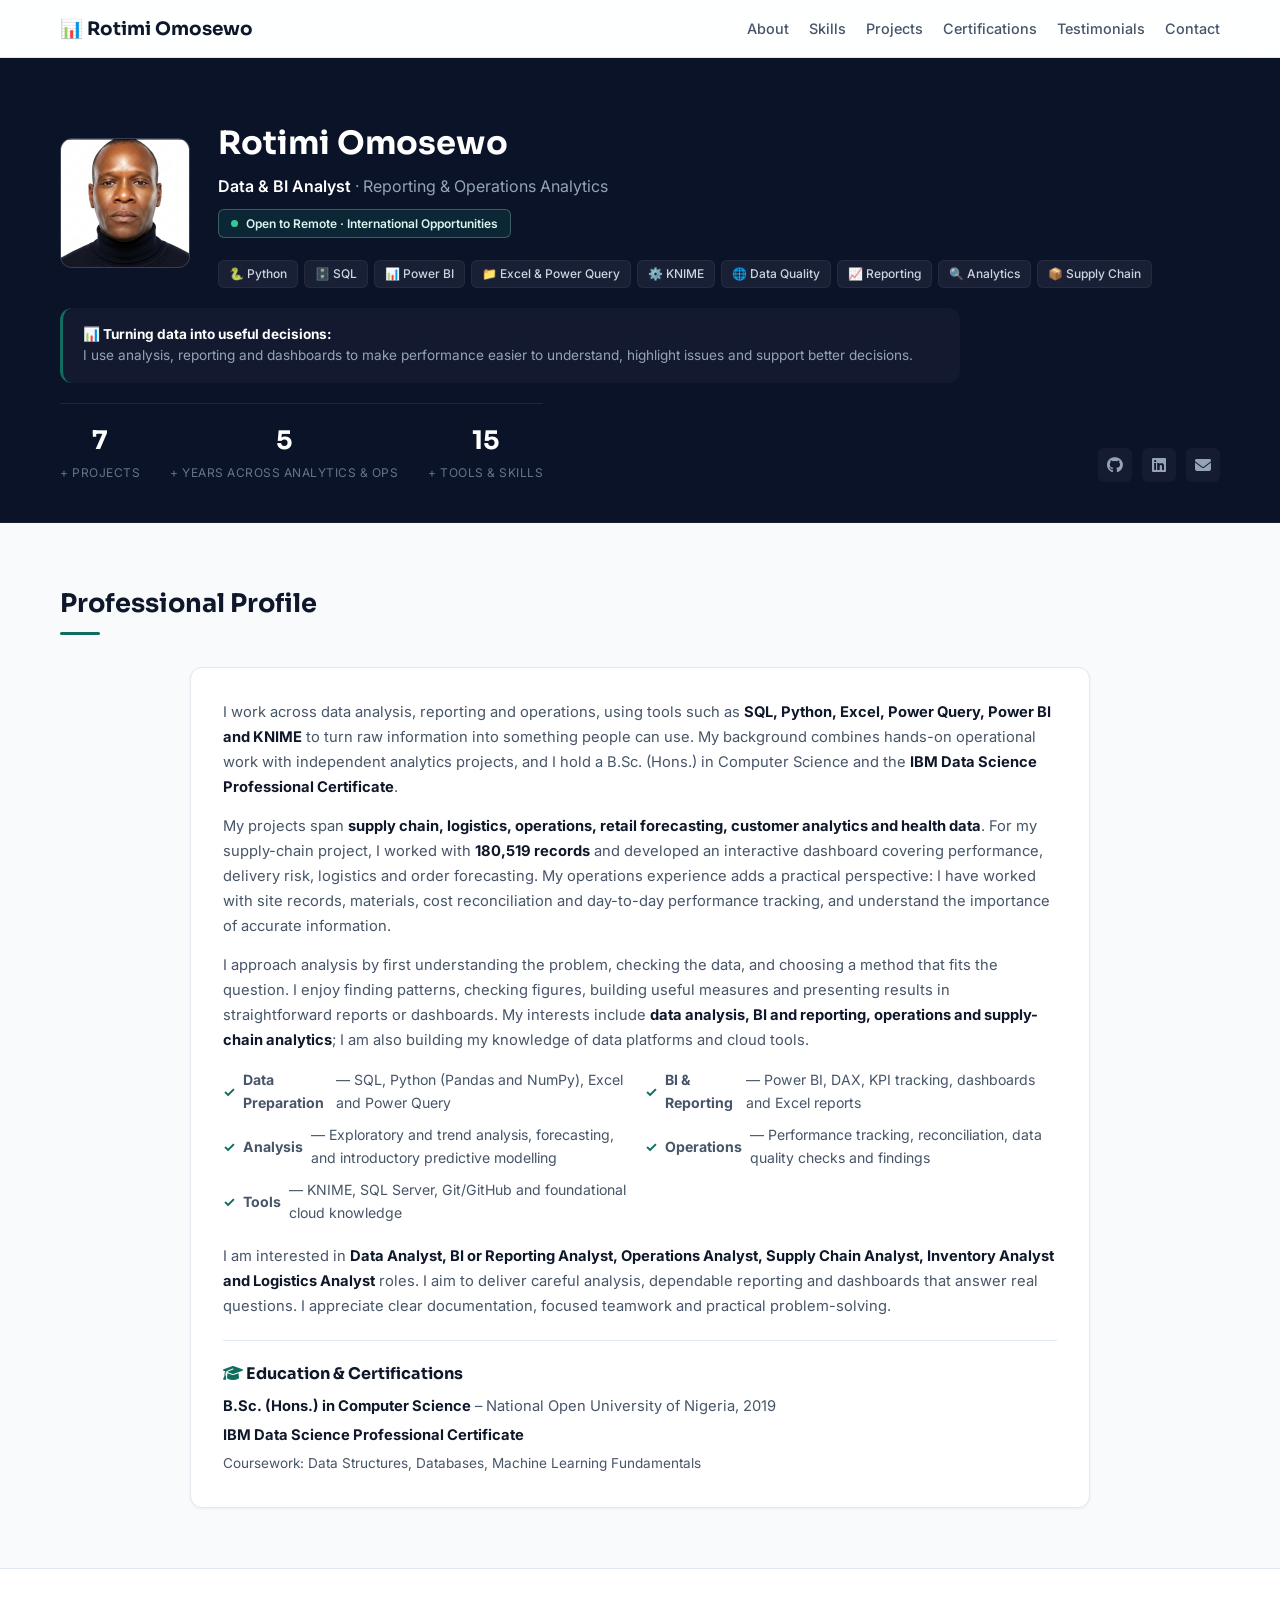
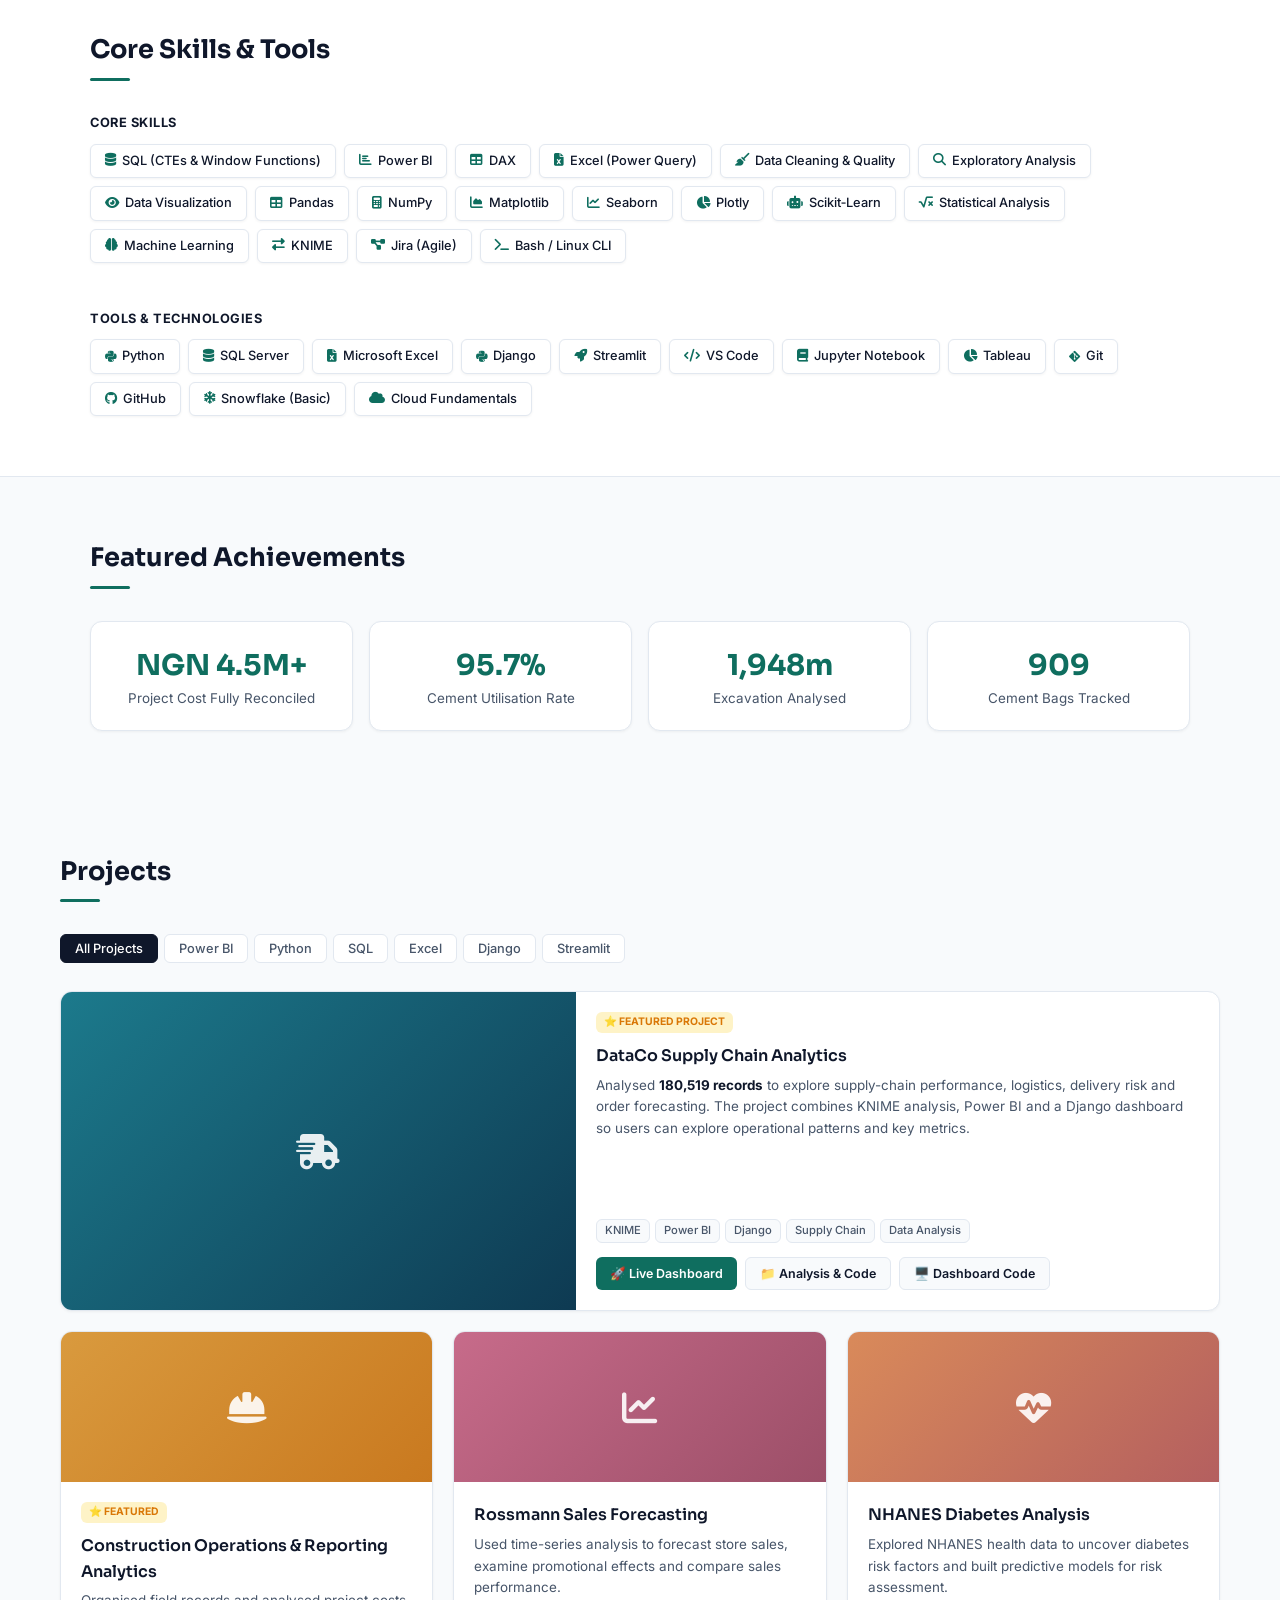
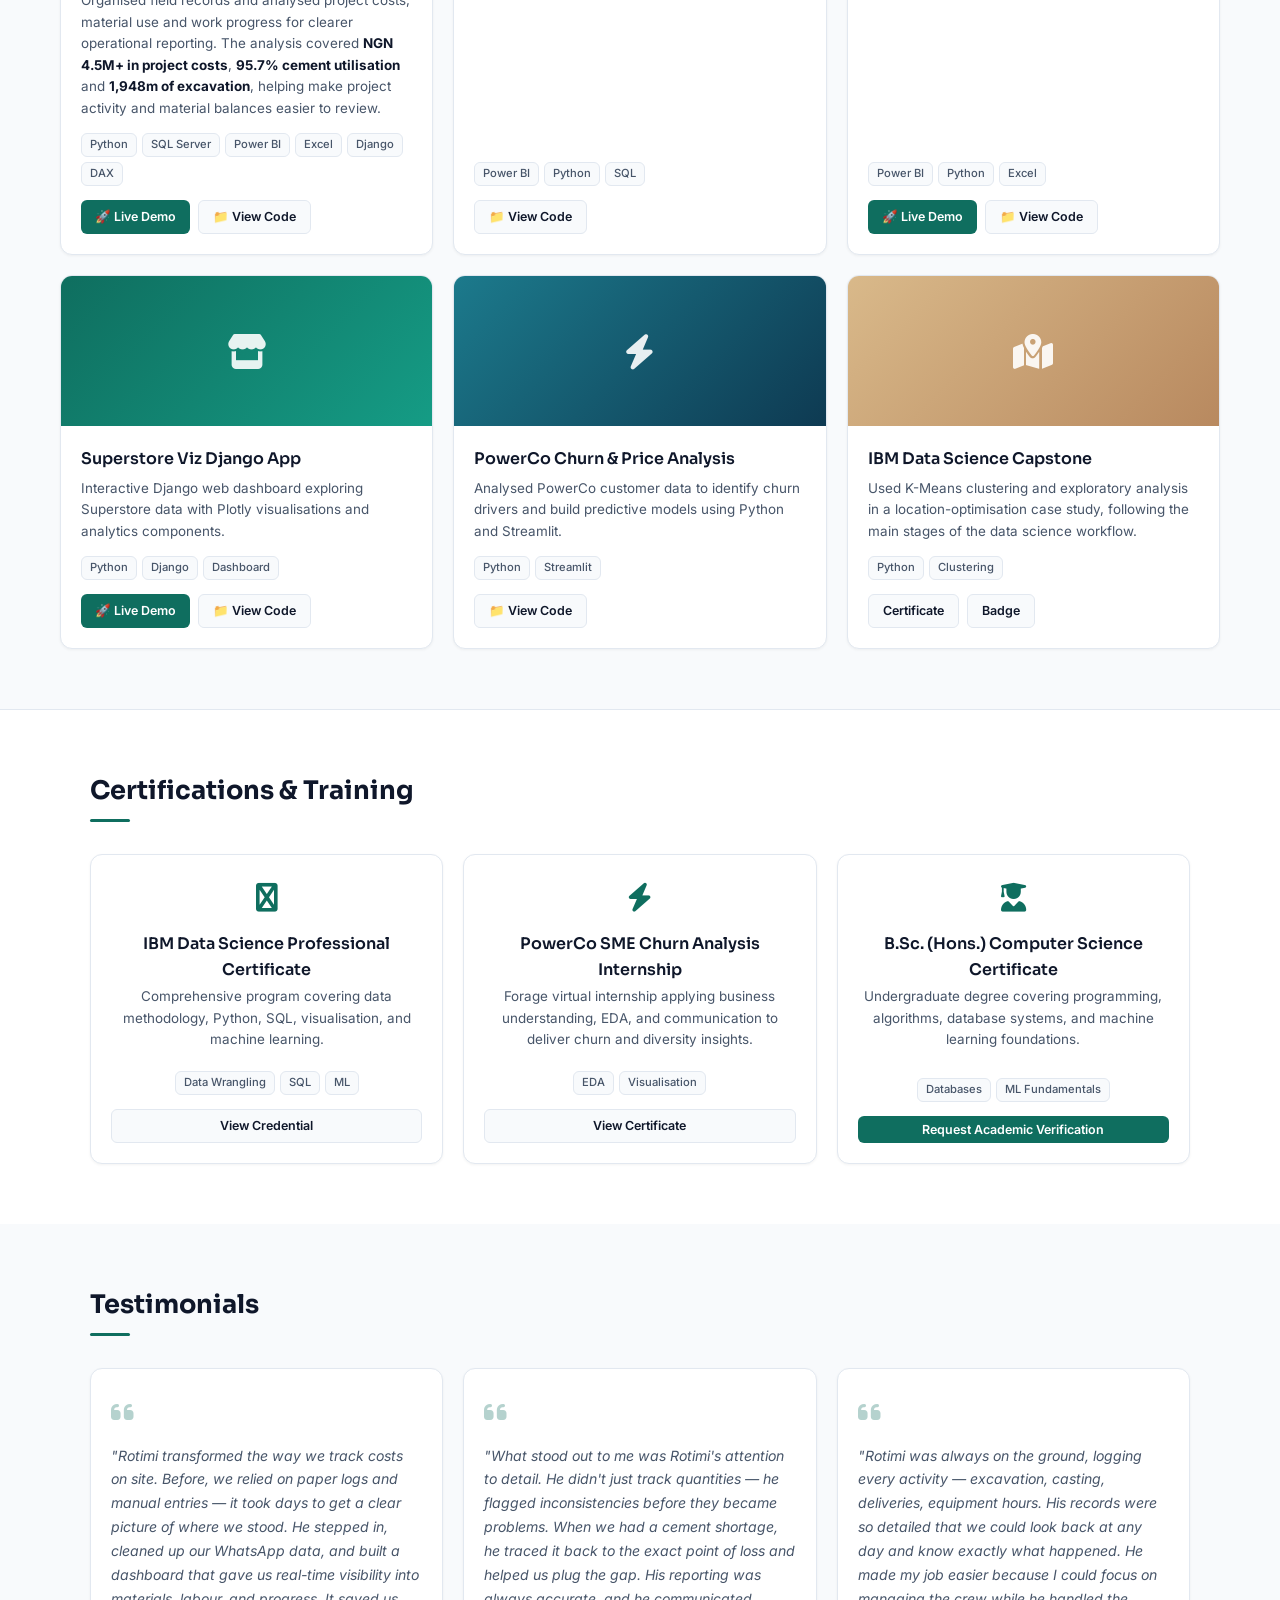
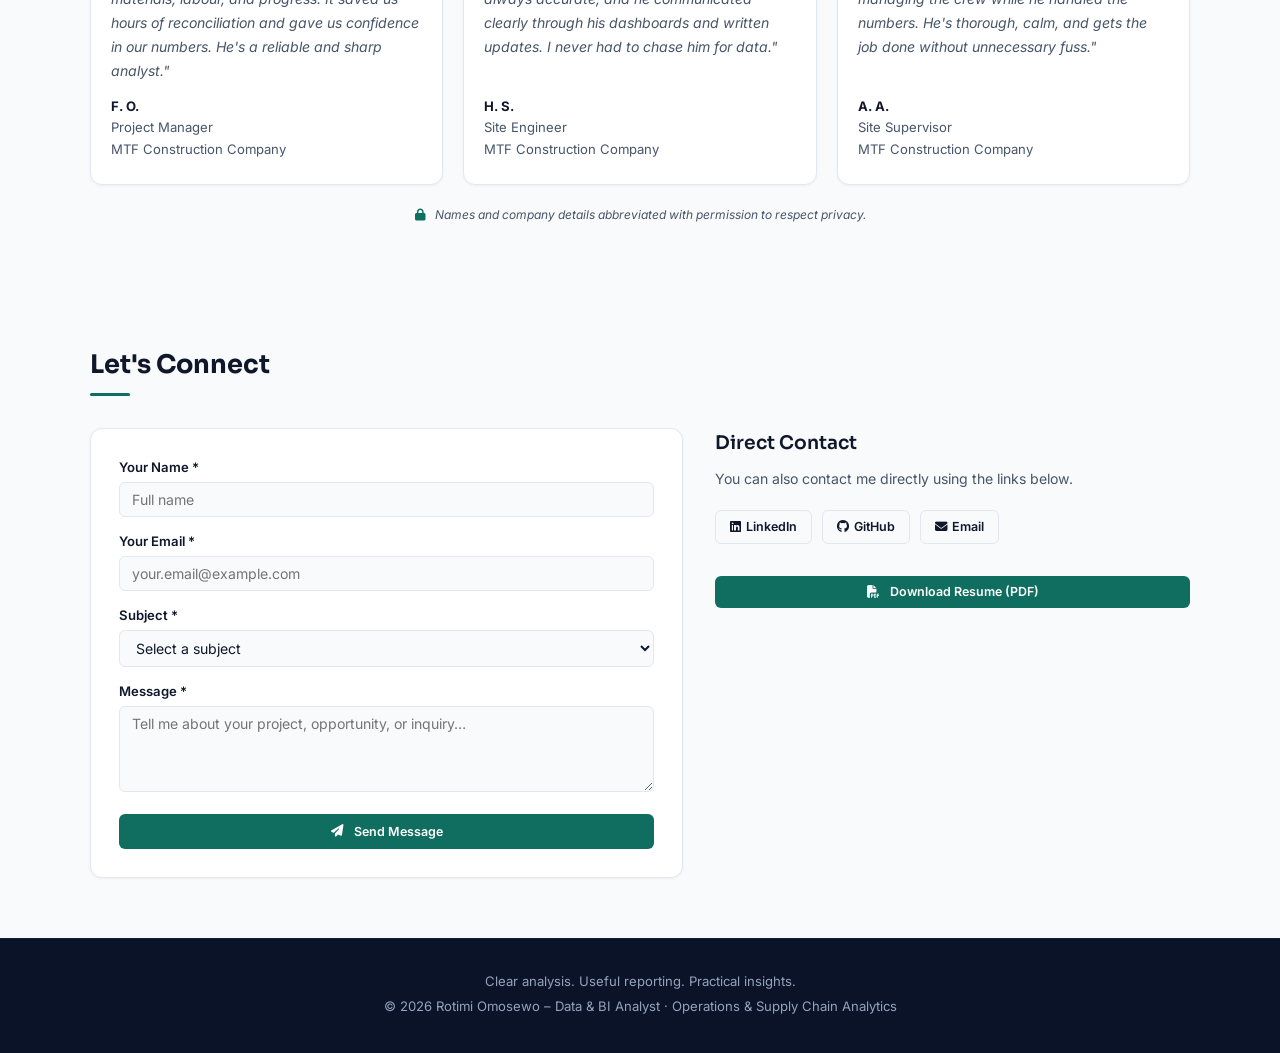
<file: index.html>
<!DOCTYPE html>
<html lang="en">
<head>
    <meta charset="UTF-8" />
    <meta name="viewport" content="width=device-width, initial-scale=1.0" />

    <!-- SEO Meta Tags -->
    <title>Rotimi Omosewo | Data & BI Analyst | Operations Analytics | Power BI, SQL, Python Portfolio</title>
    <meta name="description" content="Data & BI Analyst focused on reporting, business intelligence, operations and supply chain analytics. Practical projects using Power BI, SQL, Python, Excel and KNIME." />
    <meta name="keywords" content="Data Analyst, BI Analyst, Reporting Analyst, Operations Analyst, Supply Chain Analyst, Power BI, SQL, Python, Excel, KNIME, Data Quality, Forecasting, Analytics Portfolio, Rotimi Omosewo" />
    <meta name="author" content="Rotimi Omosewo" />

    <!-- Open Graph -->
    <meta property="og:title" content="Rotimi Omosewo | Data & BI Analyst | Operations Analytics | Power BI, SQL, Python Portfolio" />
    <meta property="og:description" content="Data & BI Analyst delivering practical reporting, dashboards and analysis across operations, supply chain and business datasets using Power BI, SQL, Python, Excel and KNIME." />
    <meta property="og:type" content="website" />
    <meta property="og:url" content="https://rotimi2020.github.io" />

    <!-- Twitter Card -->
    <meta name="twitter:card" content="summary_large_image" />
    <meta name="twitter:title" content="Rotimi Omosewo | Data & BI Analyst | Operations Analytics | Power BI, SQL, Python Portfolio" />
    <meta name="twitter:description" content="Data & BI Analyst with hands-on operations experience, building analysis, dashboards and reporting with SQL, Python, Power BI and Excel." />

    <link rel="icon" href="data:image/svg+xml,<svg xmlns='http://www.w3.org/2000/svg' viewBox='0 0 100 100'><text y='.9em' font-size='90'>📊</text></svg>" />
    <link rel="preconnect" href="https://fonts.googleapis.com">
    <link rel="preconnect" href="https://fonts.gstatic.com" crossorigin>
    <link href="https://fonts.googleapis.com/css2?family=Sora:wght@500;600;700&family=Inter:wght@400;500;600&display=swap" rel="stylesheet">
    <link rel="stylesheet" href="https://cdnjs.cloudflare.com/ajax/libs/font-awesome/6.4.0/css/all.min.css" />

    <style>
        /* ===== RESET & BASE ===== */
        * {
            margin: 0;
            padding: 0;
            box-sizing: border-box;
            font-family: 'Inter', sans-serif;
        }

        :root {
            --bg-base: #f8fafc;
            --bg-surface: #ffffff;
            --text-main: #0f172a;
            --text-muted: #475569;
            --primary: #0f172a;
            --accent: #0f6e5f;
            --accent-hover: #0c5849;
            --border: #e2e8f0;
            --shadow-sm: 0 1px 3px rgba(0,0,0,0.05);
            --shadow-md: 0 4px 6px -1px rgba(0,0,0,0.05), 0 2px 4px -1px rgba(0,0,0,0.03);
            --shadow-lg: 0 10px 25px -5px rgba(0, 0, 0, 0.05), 0 8px 10px -6px rgba(0, 0, 0, 0.03);
            --radius-sm: 6px;
            --radius-md: 12px;
            --radius-lg: 16px;
        }

        html { scroll-behavior: smooth; }

        h1, h2, h3, .nav-logo, .kpi-number, .project-title, .cert-title, .section-title {
            font-family: 'Sora', sans-serif;
            color: var(--text-main);
        }

        body {
            background-color: var(--bg-base);
            color: var(--text-muted);
            line-height: 1.6;
            -webkit-font-smoothing: antialiased;
        }

        .container { max-width: 1200px; margin: 0 auto; padding: 0 20px; }

        #scrollProgress {
            position: fixed; top: 0; left: 0; height: 3px; width: 0%;
            background: linear-gradient(90deg, var(--accent), #159c85);
            z-index: 1100; transition: width 0.1s ease-out;
        }

        nav {
            position: sticky; top: 0; z-index: 999;
            background: rgba(255, 255, 255, 0.85);
            backdrop-filter: blur(16px);
            border-bottom: 1px solid var(--border);
            padding: 14px 0;
        }

        nav .container {
            display: flex;
            align-items: center;
            justify-content: space-between;
            flex-wrap: wrap;
            gap: 10px;
        }

        .nav-logo {
            font-weight: 700;
            font-size: 1.15rem;
            color: var(--text-main);
            text-decoration: none;
            display: flex;
            align-items: center;
            gap: 8px;
        }

        .nav-links {
            display: flex;
            gap: 20px;
            flex-wrap: wrap;
        }

        .nav-links a {
            text-decoration: none;
            color: var(--text-muted);
            font-weight: 500;
            font-size: 0.9rem;
            transition: color 0.2s ease;
        }

        .nav-links a:hover,
        .nav-links a.active-link {
            color: var(--accent);
        }

        header {
            background: #0b1329;
            color: #fff;
            padding: 60px 0 40px;
            position: relative;
            border-bottom: 1px solid rgba(255, 255, 255, 0.05);
        }

        .profile {
            display: grid;
            grid-template-columns: 130px 1fr;
            gap: 28px;
            align-items: center;
            text-align: left;
        }

        .avatar {
            width: 130px;
            height: 130px;
            border-radius: var(--radius-md);
            overflow: hidden;
            background: #1e293b;
            display: flex;
            align-items: center;
            justify-content: center;
            border: 1px solid rgba(255, 255, 255, 0.1);
        }

        .avatar img { width: 100%; height: 100%; object-fit: cover; }
        .avatar .placeholder-icon { font-size: 48px; color: #64748b; }

        .header-info h1 {
            color: #fff;
            font-size: 2rem;
            font-weight: 700;
            margin-bottom: 4px;
        }

        .tagline {
            font-size: 1rem;
            color: #94a3b8;
            margin-bottom: 10px;
        }
        .tagline .highlight {
            color: #fff;
            font-weight: 600;
        }

        .availability-badge {
            display: inline-flex;
            align-items: center;
            gap: 8px;
            background: rgba(21, 156, 133, 0.14);
            border: 1px solid rgba(159, 232, 212, 0.3);
            color: #d7f5ec;
            padding: 4px 12px;
            border-radius: var(--radius-sm);
            font-size: 0.75rem;
            font-weight: 600;
            margin-bottom: 12px;
        }

        .availability-badge .dot {
            width: 7px;
            height: 7px;
            border-radius: 50%;
            background: #2ecc9a;
            animation: pulse-dot 2s infinite;
        }

        @keyframes pulse-dot {
            0% { box-shadow: 0 0 0 0 rgba(46, 204, 154, 0.55); }
            70% { box-shadow: 0 0 0 7px rgba(46, 204, 154, 0); }
            100% { box-shadow: 0 0 0 0 rgba(46, 204, 154, 0); }
        }

        .skill-strip {
            display: flex;
            flex-wrap: wrap;
            gap: 6px;
            margin-top: 10px;
        }

        .skill-strip span {
            background: rgba(255, 255, 255, 0.06);
            color: #cbd5e1;
            padding: 3px 10px;
            border-radius: var(--radius-sm);
            font-size: 0.75rem;
            font-weight: 500;
            border: 1px solid rgba(255, 255, 255, 0.05);
        }

        .quick-note {
            background: rgba(255, 255, 255, 0.03);
            border-radius: var(--radius-md);
            padding: 16px 20px;
            margin-top: 20px;
            border-left: 3px solid var(--accent);
            max-width: 900px;
            text-align: left;
        }

        .quick-note p {
            font-size: 0.85rem;
            color: #94a3b8;
            line-height: 1.6;
            word-wrap: break-word;
            overflow-wrap: break-word;
        }
        .quick-note strong {
            color: #fff;
        }

        .kpi-row {
            display: flex;
            gap: 30px;
            margin-top: 20px;
            border-top: 1px solid rgba(255, 255, 255, 0.08);
            padding-top: 16px;
            flex-wrap: wrap;
        }

        .kpi-item {
            display: flex;
            flex-direction: column;
            align-items: center;
            text-align: center;
        }

        .kpi-number {
            font-size: 1.6rem;
            font-weight: 700;
            color: #fff;
        }

        .kpi-label {
            font-size: 0.75rem;
            color: #64748b;
            text-transform: uppercase;
            letter-spacing: 0.5px;
            margin-top: 2px;
        }

        .header-action-row {
            display: flex;
            justify-content: space-between;
            align-items: flex-end;
            flex-wrap: wrap;
            gap: 16px;
        }

        .header-socials {
            display: flex;
            gap: 10px;
        }

        .header-socials a {
            color: #94a3b8;
            font-size: 1rem;
            width: 34px;
            height: 34px;
            border-radius: var(--radius-sm);
            background: rgba(255, 255, 255, 0.04);
            display: flex;
            align-items: center;
            justify-content: center;
            transition: all 0.2s ease;
            text-decoration: none;
        }

        .header-socials a:hover {
            color: #fff;
            background: var(--accent);
        }

        section {
            padding: 60px 0;
        }

        .section-title {
            font-size: 1.6rem;
            font-weight: 700;
            margin-bottom: 32px;
            position: relative;
        }

        .section-title::after {
            content: '';
            display: block;
            width: 40px;
            height: 3px;
            background: var(--accent);
            margin-top: 8px;
            border-radius: 2px;
        }

        /* ===== SECTION CONTENT WRAPPER ===== */
        .section-content {
            max-width: 1100px;
            margin: 0 auto;
        }

        /* ===== ABOUT / PROFESSIONAL PROFILE ===== */
        .about-card {
            background: var(--bg-surface);
            padding: 32px;
            border-radius: var(--radius-md);
            box-shadow: var(--shadow-sm);
            border: 1px solid var(--border);
            max-width: 900px;
            margin: 0 auto;
        }

        .about-card p {
            margin-bottom: 14px;
            font-size: 0.92rem;
            color: var(--text-muted);
            line-height: 1.7;
        }

        .about-card p strong {
            color: var(--text-main);
        }

        .about-card ul {
            list-style: none;
            display: grid;
            grid-template-columns: 1fr 1fr;
            gap: 10px;
            margin: 16px 0 20px;
        }

        .about-card ul li {
            font-size: 0.88rem;
            display: flex;
            align-items: center;
            gap: 8px;
            color: var(--text-muted);
        }

        .about-card ul li::before {
            content: "✓";
            color: var(--accent);
            font-weight: bold;
        }

        .education-block {
            margin-top: 20px;
            padding-top: 20px;
            border-top: 1px solid var(--border);
        }

        .education-block h3 {
            font-size: 1rem;
            margin-bottom: 8px;
        }

        .skills-subtitle {
            font-size: 0.8rem;
            font-weight: 700;
            text-transform: uppercase;
            letter-spacing: 0.5px;
            color: var(--text-main);
            margin: 20px 0 10px;
        }
        .skills-subtitle:first-child {
            margin-top: 0;
        }

        .skills-grid {
            display: flex;
            flex-wrap: wrap;
            gap: 8px;
        }

        .skill-tag {
            background: var(--bg-surface);
            color: var(--text-main);
            padding: 6px 14px;
            border-radius: var(--radius-sm);
            font-size: 0.8rem;
            font-weight: 500;
            border: 1px solid var(--border);
            display: flex;
            align-items: center;
            gap: 6px;
            box-shadow: var(--shadow-sm);
        }

        .skill-tag i {
            color: var(--accent);
        }

        .achievements-grid {
            display: grid;
            grid-template-columns: repeat(auto-fit, minmax(160px, 1fr));
            gap: 16px;
        }

        .filter-container {
            display: flex;
            gap: 6px;
            margin-bottom: 28px;
            flex-wrap: wrap;
        }

        .filter-btn {
            background: var(--bg-surface);
            border: 1px solid var(--border);
            color: var(--text-muted);
            padding: 6px 14px;
            border-radius: var(--radius-sm);
            cursor: pointer;
            font-size: 0.8rem;
            font-weight: 500;
            transition: all 0.2s ease;
        }

        .filter-btn:hover,
        .filter-btn.active {
            background: var(--primary);
            color: #fff;
            border-color: var(--primary);
        }

        .showcase-grid {
            display: grid;
            grid-template-columns: repeat(3, 1fr);
            gap: 20px;
        }

        .portfolio-card {
            background: var(--bg-surface);
            border-radius: var(--radius-md);
            border: 1px solid var(--border);
            overflow: hidden;
            display: flex;
            flex-direction: column;
            box-shadow: var(--shadow-sm);
            transition: transform 0.25s ease, box-shadow 0.25s ease;
            position: relative;
        }

        .portfolio-card:hover {
            transform: translateY(-4px) scale(0.97);
            box-shadow: var(--shadow-lg);
        }

        .card-preview-area {
            height: 150px;
            display: flex;
            align-items: center;
            justify-content: center;
            font-size: 2.2rem;
            color: rgba(255, 255, 255, 0.9);
            position: relative;
            cursor: pointer;
            overflow: hidden;
        }

        .card-preview-area i {
            position: relative;
            z-index: 2;
            transition: transform 0.3s ease;
        }
        .card-preview-area:hover i {
            transform: scale(1.15);
        }

        .card-preview-area.construction { background: linear-gradient(135deg, #d99a3e, #c9791f); }
        .card-preview-area.rossmann { background: linear-gradient(135deg, #c76b8a, #9c4f68); }
        .card-preview-area.nhanes { background: linear-gradient(135deg, #d98a5a, #b45f5f); }
        .card-preview-area.django { background: linear-gradient(135deg, #0f6e5f, #159c85); }
        .card-preview-area.powerco { background: linear-gradient(135deg, #1c7a8c, #0e3a52); }
        .card-preview-area.ibm { background: linear-gradient(135deg, #d9b98a, #b8895f); }

        .card-preview-area .zoom-hint {
            position: absolute;
            background: rgba(15, 23, 42, 0.8);
            color: #fff;
            padding: 5px 10px;
            border-radius: var(--radius-sm);
            font-size: 0.7rem;
            font-weight: 500;
            opacity: 0;
            transition: opacity 0.2s ease;
            display: flex;
            align-items: center;
            gap: 5px;
            z-index: 3;
        }

        .card-preview-area:hover .zoom-hint {
            opacity: 1;
        }

        .portfolio-card.featured-item {
            grid-column: span 3;
            display: grid;
            grid-template-columns: 4fr 5fr;
            height: 320px;
        }

        .portfolio-card.featured-item .card-preview-area {
            height: 100%;
        }

        .card-body {
            padding: 20px;
            display: flex;
            flex-direction: column;
            flex-grow: 1;
        }

        .featured-label {
            align-self: flex-start;
            background: #fef3c7;
            color: #d97706;
            font-size: 0.65rem;
            font-weight: 700;
            padding: 2px 8px;
            border-radius: var(--radius-sm);
            text-transform: uppercase;
            margin-bottom: 10px;
        }

        .project-title {
            font-size: 1rem;
            margin-bottom: 6px;
            font-weight: 600;
        }

        .project-desc {
            font-size: 0.84rem;
            color: var(--text-muted);
            margin-bottom: 14px;
            flex-grow: 1;
        }
        .project-desc strong {
            color: var(--text-main);
        }

        .meta-tags {
            display: flex;
            flex-wrap: wrap;
            gap: 5px;
            margin-bottom: 14px;
        }

        .meta-tag {
            background: var(--bg-base);
            color: var(--text-muted);
            font-size: 0.7rem;
            padding: 2px 8px;
            border-radius: var(--radius-sm);
            font-weight: 500;
            border: 1px solid var(--border);
        }

        .card-actions {
            display: flex;
            gap: 8px;
            flex-wrap: wrap;
        }

        .btn {
            display: inline-flex;
            align-items: center;
            justify-content: center;
            gap: 5px;
            padding: 6px 14px;
            border-radius: var(--radius-sm);
            font-size: 0.78rem;
            font-weight: 600;
            text-decoration: none;
            transition: all 0.2s ease;
            cursor: pointer;
            border: none;
        }

        .btn-primary {
            background: var(--accent);
            color: #fff;
        }
        .btn-primary:hover {
            background: var(--accent-hover);
        }

        .btn-secondary {
            background: var(--bg-base);
            color: var(--text-main);
            border: 1px solid var(--border);
        }
        .btn-secondary:hover {
            background: var(--border);
        }

        .compact-grid {
            display: grid;
            grid-template-columns: repeat(3, 1fr);
            gap: 20px;
        }

        .metric-card {
            background: var(--bg-surface);
            padding: 20px;
            border-radius: var(--radius-md);
            border: 1px solid var(--border);
            text-align: center;
            box-shadow: var(--shadow-sm);
            display: flex;
            flex-direction: column;
            transition: transform 0.25s ease, box-shadow 0.25s ease;
        }

        .metric-card:hover {
            transform: translateY(-4px) scale(0.97);
            box-shadow: var(--shadow-lg);
        }

        .metric-card .project-title {
            margin: 10px 0 4px;
        }
        .metric-card .project-desc {
            flex-grow: 1;
            margin-bottom: 14px;
        }
        .metric-card .btn {
            width: 100%;
            margin-top: auto;
        }

        .metric-value {
            font-size: 1.8rem;
            font-weight: 700;
            color: var(--accent);
            font-family: 'Sora', sans-serif;
        }
        .metric-card .meta-tags {
            justify-content: center;
            margin-top: 6px;
        }

        .testimonial-grid {
            display: grid;
            grid-template-columns: repeat(3, 1fr);
            gap: 20px;
        }

        .testimonial-card {
            background: var(--bg-surface);
            padding: 24px 20px;
            border-radius: var(--radius-md);
            border: 1px solid var(--border);
            box-shadow: var(--shadow-sm);
            transition: transform 0.2s ease, box-shadow 0.2s ease;
            position: relative;
            display: flex;
            flex-direction: column;
        }

        .testimonial-card:hover {
            transform: translateY(-4px);
            box-shadow: var(--shadow-lg);
        }

        .testimonial-card .quote-icon {
            color: var(--accent);
            font-size: 1.6rem;
            opacity: 0.3;
            margin-bottom: 10px;
        }

        .testimonial-card .testimonial-text {
            font-size: 0.88rem;
            color: var(--text-muted);
            line-height: 1.7;
            font-style: italic;
            flex-grow: 1;
        }

        .testimonial-card .testimonial-author {
            margin-top: 14px;
            font-weight: 600;
            color: var(--text-main);
            font-size: 0.82rem;
            display: flex;
            flex-direction: column;
            gap: 2px;
            line-height: 1.5;
        }

        .testimonial-card .testimonial-author .author-name {
            font-weight: 700;
            color: var(--text-main);
        }

        .testimonial-card .testimonial-author .author-role {
            font-weight: 400;
            color: var(--text-muted);
        }

        .testimonial-card .testimonial-author .author-company {
            font-weight: 400;
            color: var(--text-muted);
        }

        .privacy-note {
            text-align: center;
            font-size: 0.75rem;
            color: var(--text-muted);
            margin-top: 20px;
            font-style: italic;
        }

        .privacy-note i {
            margin-right: 6px;
            color: var(--accent);
        }

        .contact-layout {
            display: grid;
            grid-template-columns: 5fr 4fr;
            gap: 32px;
            align-items: start;
        }

        .form-card {
            background: var(--bg-surface);
            padding: 28px;
            border-radius: var(--radius-md);
            border: 1px solid var(--border);
            box-shadow: var(--shadow-sm);
        }

        .form-group {
            margin-bottom: 14px;
        }

        .form-group label {
            display: block;
            font-size: 0.82rem;
            font-weight: 600;
            margin-bottom: 4px;
            color: var(--text-main);
        }

        .form-group input,
        .form-group select,
        .form-group textarea {
            width: 100%;
            padding: 8px 12px;
            border: 1px solid var(--border);
            border-radius: var(--radius-sm);
            font-size: 0.88rem;
            background: var(--bg-base);
            color: var(--text-main);
            outline: none;
            font-family: inherit;
        }

        .form-group input:focus,
        .form-group select:focus,
        .form-group textarea:focus {
            border-color: var(--accent);
            background: #fff;
        }

        .form-group textarea {
            resize: vertical;
            min-height: 80px;
        }

        .success-message {
            display: none;
            background: #ecfdf5;
            color: #065f46;
            border: 1px solid #a7f3d0;
            padding: 10px;
            border-radius: var(--radius-sm);
            font-size: 0.82rem;
            margin-top: 10px;
            text-align: center;
        }
        .success-message.show {
            display: block;
        }

        .contact-side h3 {
            margin-bottom: 10px;
            font-weight: 600;
        }
        .contact-side p {
            font-size: 0.88rem;
            margin-bottom: 20px;
        }
        .contact-side .btn {
            margin-right: 6px;
            margin-bottom: 6px;
        }

        .resume-note {
            display: none;
            background: var(--bg-base);
            border-left: 3px solid var(--accent);
            padding: 10px 14px;
            margin-bottom: 14px;
            border-radius: var(--radius-sm);
            font-size: 0.8rem;
            color: var(--text-muted);
        }
        .resume-note.show {
            display: block;
        }
        .resume-note strong {
            color: var(--text-main);
        }

        .lightbox-modal,
        .form-modal {
            display: none;
            position: fixed;
            inset: 0;
            background: rgba(15, 23, 42, 0.8);
            backdrop-filter: blur(8px);
            z-index: 1000;
            justify-content: center;
            align-items: center;
            padding: 20px;
            overflow-y: auto;
        }

        .lightbox-wrapper {
            background: var(--bg-surface);
            border-radius: var(--radius-lg);
            max-width: 600px;
            width: 100%;
            overflow: hidden;
            box-shadow: 0 25px 50px -12px rgba(0, 0, 0, 0.25);
            position: relative;
            animation: popupIn 0.25s cubic-bezier(0.16, 1, 0.3, 1);
        }

        @keyframes popupIn {
            from { transform: scale(0.95); opacity: 0; }
            to { transform: scale(1); opacity: 1; }
        }

        .lightbox-img-container {
            height: 180px;
            background: #0b1329;
            display: flex;
            align-items: center;
            justify-content: center;
            font-size: 3.5rem;
            color: rgba(255, 255, 255, 0.9);
        }

        .lightbox-desc {
            padding: 20px;
        }

        .close-lightbox,
        .close-form-modal {
            position: absolute;
            top: 14px;
            right: 14px;
            background: rgba(255, 255, 255, 0.2);
            border: none;
            color: #fff;
            width: 30px;
            height: 30px;
            border-radius: 50%;
            cursor: pointer;
            display: flex;
            align-items: center;
            justify-content: center;
            font-size: 1.1rem;
            z-index: 10;
        }

        .close-form-modal {
            color: #999;
            background: transparent;
            top: 12px;
            right: 16px;
        }
        .close-form-modal:hover {
            color: #333;
        }

        .form-modal-wrapper {
            background: var(--bg-surface);
            border-radius: var(--radius-lg);
            max-width: 420px;
            width: 100%;
            padding: 28px 30px;
            position: relative;
            box-shadow: 0 25px 50px -12px rgba(0, 0, 0, 0.25);
            animation: popupIn 0.25s cubic-bezier(0.16, 1, 0.3, 1);
            max-height: 90vh;
            overflow-y: auto;
        }

        .form-modal-wrapper h3 {
            margin-bottom: 16px;
            text-align: center;
        }

        .modal-note {
            background: var(--bg-base);
            border-left: 3px solid var(--accent);
            padding: 10px 14px;
            margin-bottom: 14px;
            border-radius: var(--radius-sm);
            font-size: 0.8rem;
            color: var(--text-muted);
        }
        .modal-note strong {
            color: var(--text-main);
        }

        footer {
            background: #0b1329;
            color: #64748b;
            padding: 32px 0;
            text-align: center;
            font-size: 0.82rem;
            border-top: 1px solid rgba(255, 255, 255, 0.05);
        }
        footer p {
            color: #94a3b8;
            margin-bottom: 4px;
        }

        /* ============================================================
                   RESPONSIVE BREAKPOINTS
                   ============================================================ */

        @media (max-width: 1024px) {
            .showcase-grid,
            .compact-grid,
            .testimonial-grid {
                grid-template-columns: repeat(2, 1fr);
            }
            .portfolio-card.featured-item {
                grid-column: span 2;
            }
        }

        @media (max-width: 768px) {
            .profile {
                grid-template-columns: 1fr;
                text-align: center;
                justify-items: center;
                gap: 14px;
            }
            .avatar {
                margin: 0 auto;
                width: 110px;
                height: 110px;
            }
            .skill-strip,
            .kpi-row,
            .header-action-row {
                justify-content: center;
            }
            .header-action-row {
                flex-direction: column;
                align-items: center;
            }
            .showcase-grid,
            .compact-grid,
            .contact-layout,
            .testimonial-grid {
                grid-template-columns: 1fr;
            }
            .portfolio-card.featured-item {
                grid-column: span 1;
                grid-template-columns: 1fr;
                height: auto;
            }
            .portfolio-card.featured-item .card-preview-area {
                height: 140px;
            }
            .about-card {
                padding: 24px;
            }
            .about-card ul {
                grid-template-columns: 1fr;
            }
            nav .container {
                flex-direction: column;
                gap: 10px;
            }
            .compact-grid {
                grid-template-columns: 1fr;
            }
            .header-socials {
                justify-content: center;
            }
            .contact-layout {
                grid-template-columns: 1fr;
            }
            .card-preview-area {
                height: 130px;
                font-size: 2rem;
            }
            .quick-note p {
                font-size: 0.82rem;
            }
            .section-title {
                font-size: 1.4rem;
            }
            section {
                padding: 48px 0;
            }
            header {
                padding: 48px 0 32px;
            }
            .container {
                padding: 0 16px;
            }
        }

        @media (max-width: 480px) {
            .container {
                padding: 0 14px;
            }
            header {
                padding: 40px 0 28px;
            }
            section {
                padding: 40px 0;
            }
            .avatar {
                width: 90px;
                height: 90px;
            }
            .header-info h1 {
                font-size: 1.6rem;
            }
            .tagline {
                font-size: 0.9rem;
            }
            .skill-strip span {
                font-size: 0.65rem;
                padding: 2px 8px;
            }
            .kpi-row {
                gap: 16px;
            }
            .kpi-number {
                font-size: 1.3rem;
            }
            .kpi-label {
                font-size: 0.65rem;
            }
            .section-title {
                font-size: 1.3rem;
                margin-bottom: 24px;
            }
            .about-card {
                padding: 16px;
            }
            .about-card p {
                font-size: 0.85rem;
            }
            .about-card ul li {
                font-size: 0.82rem;
            }
            .portfolio-card.featured-item .card-preview-area {
                height: 110px;
            }
            .card-preview-area {
                height: 110px;
                font-size: 1.8rem;
            }
            .card-body {
                padding: 14px;
            }
            .project-title {
                font-size: 0.92rem;
            }
            .project-desc {
                font-size: 0.8rem;
            }
            .btn {
                padding: 5px 10px;
                font-size: 0.72rem;
            }
            .form-card {
                padding: 16px;
            }
            .lightbox-desc {
                padding: 14px;
            }
            .lightbox-img-container {
                height: 140px;
                font-size: 2.8rem;
            }
            .compact-grid {
                gap: 14px;
            }
            .metric-card {
                padding: 14px;
            }
            .testimonial-card {
                padding: 16px;
            }
            .testimonial-card .testimonial-text {
                font-size: 0.82rem;
            }
            .quick-note {
                padding: 12px 14px;
            }
            .quick-note p {
                font-size: 0.78rem;
            }
            .filter-btn {
                padding: 4px 10px;
                font-size: 0.7rem;
            }
            .skill-tag {
                padding: 4px 10px;
                font-size: 0.72rem;
            }
            .skills-grid {
                gap: 6px;
            }
            .achievements-grid {
                grid-template-columns: repeat(2, 1fr);
                gap: 12px;
            }
            .metric-value {
                font-size: 1.5rem;
            }
            .nav-links {
                gap: 12px;
            }
            .nav-links a {
                font-size: 0.78rem;
            }
            .nav-logo {
                font-size: 1rem;
            }
            footer {
                padding: 24px 0;
            }
            footer p {
                font-size: 0.75rem;
            }
        }

        @media (max-width: 380px) {
            .achievements-grid {
                grid-template-columns: 1fr 1fr;
                gap: 10px;
            }
            .header-info h1 {
                font-size: 1.3rem;
            }
            .kpi-row {
                gap: 12px;
            }
            .kpi-number {
                font-size: 1.1rem;
            }
            .nav-links {
                gap: 8px;
            }
            .nav-links a {
                font-size: 0.7rem;
            }
        }
    </style>
</head>

<body>

    <div id="scrollProgress"></div>

    <nav>
        <div class="container">
            <a href="#" class="nav-logo">📊 Rotimi Omosewo</a>
            <div class="nav-links">
                <a href="#about">About</a>
                <a href="#skills">Skills</a>
                <a href="#projects">Projects</a>
                <a href="#certifications">Certifications</a>
                <a href="#testimonials">Testimonials</a>
                <a href="#contact">Contact</a>
            </div>
        </div>
    </nav>

    <header>
        <div class="container">
            <div class="profile">
                <div class="avatar">
                    <img src="profile.png" alt="Rotimi Omosewo" id="profile-photo" onerror="this.style.display='none'; this.parentElement.innerHTML='<i class=\'fas fa-user placeholder-icon\'></i>';" />
                </div>
                <div class="header-info">
                    <h1>Rotimi Omosewo</h1>
                    <p class="tagline"><span class="highlight">Data &amp; BI Analyst</span> · Reporting &amp; Operations Analytics</p>
                    <div class="availability-badge"><span class="dot"></span> Open to Remote · International Opportunities</div>
                    <div class="skill-strip">
                        <span>🐍 Python</span>
                        <span>🗄️ SQL</span>
                        <span>📊 Power BI</span>
                        <span>📁 Excel &amp; Power Query</span>
                        <span>⚙️ KNIME</span>
                        <span>🌐 Data Quality</span>
                        <span>📈 Reporting</span>
                        <span>🔍 Analytics</span>
                        <span>📦 Supply Chain</span>
                    </div>
                </div>
            </div>

            <div class="quick-note">
                <p>
                    <strong>📊 Turning data into useful decisions:</strong><br />
                    I use analysis, reporting and dashboards to make performance easier to understand, highlight issues and support better decisions.
                </p>
            </div>

            <div class="header-action-row">
                <div class="kpi-row">
                    <div class="kpi-item">
                        <span class="kpi-number" data-count="7">0</span>
                        <span class="kpi-label">+ Projects</span>
                    </div>
                    <div class="kpi-item">
                        <span class="kpi-number" data-count="5">0</span>
                        <span class="kpi-label">+ Years Across Analytics &amp; Ops</span>
                    </div>
                    <div class="kpi-item">
                        <span class="kpi-number" data-count="15">0</span>
                        <span class="kpi-label">+ Tools &amp; Skills</span>
                    </div>
                </div>
                <div class="header-socials">
                    <a href="https://github.com/rotimi2020" target="_blank" aria-label="GitHub"><i class="fab fa-github"></i></a>
                    <a href="https://linkedin.com/in/rotimi-sheriff-omosewo-939a806b" target="_blank" aria-label="LinkedIn"><i class="fab fa-linkedin"></i></a>
                    <a href="mailto:omoseworotimi@gmail.com" aria-label="Email"><i class="fas fa-envelope"></i></a>
                </div>
            </div>
        </div>
    </header>

    <!-- ===== PROFESSIONAL PROFILE SECTION ===== -->
    <section id="about">
        <div class="container">
            <h2 class="section-title">Professional Profile</h2>
            <div class="about-card">
                <p>
                    I work across data analysis, reporting and operations, using tools such as <strong>SQL, Python, Excel, Power Query, Power BI and KNIME</strong> to turn raw information into something people can use. My background combines hands-on operational work with independent analytics projects, and I hold a B.Sc. (Hons.) in Computer Science and the <strong>IBM Data Science Professional Certificate</strong>.
                </p>
                <p>
                    My projects span <strong>supply chain, logistics, operations, retail forecasting, customer analytics and health data</strong>. For my supply-chain project, I worked with <strong>180,519 records</strong> and developed an interactive dashboard covering performance, delivery risk, logistics and order forecasting. My operations experience adds a practical perspective: I have worked with site records, materials, cost reconciliation and day-to-day performance tracking, and understand the importance of accurate information.
                </p>
                <p>
                    I approach analysis by first understanding the problem, checking the data, and choosing a method that fits the question. I enjoy finding patterns, checking figures, building useful measures and presenting results in straightforward reports or dashboards. My interests include <strong>data analysis, BI and reporting, operations and supply-chain analytics</strong>; I am also building my knowledge of data platforms and cloud tools.
                </p>
                <ul>
                    <li><strong>Data Preparation</strong> — SQL, Python (Pandas and NumPy), Excel and Power Query</li>
                    <li><strong>BI &amp; Reporting</strong> — Power BI, DAX, KPI tracking, dashboards and Excel reports</li>
                    <li><strong>Analysis</strong> — Exploratory and trend analysis, forecasting, and introductory predictive modelling</li>
                    <li><strong>Operations</strong> — Performance tracking, reconciliation, data quality checks and findings</li>
                    <li><strong>Tools</strong> — KNIME, SQL Server, Git/GitHub and foundational cloud knowledge</li>
                </ul>
                <p>
                    I am interested in <strong>Data Analyst, BI or Reporting Analyst, Operations Analyst, Supply Chain Analyst, Inventory Analyst and Logistics Analyst</strong> roles. I aim to deliver careful analysis, dependable reporting and dashboards that answer real questions. I appreciate clear documentation, focused teamwork and practical problem-solving.
                </p>
                <div class="education-block">
                    <h3><i class="fas fa-graduation-cap" style="color:var(--accent);"></i> Education &amp; Certifications</h3>
                    <p style="margin-bottom:4px;"><strong>B.Sc. (Hons.) in Computer Science</strong> – National Open University of Nigeria, 2019</p>
                    <p style="margin-bottom:4px;"><strong>IBM Data Science Professional Certificate</strong></p>
                    <p style="font-size:0.85rem; color:var(--text-muted); margin-bottom:0;">Coursework: Data Structures, Databases, Machine Learning Fundamentals</p>
                </div>
            </div>
        </div>
    </section>

    <!-- ===== SKILLS SECTION ===== -->
    <section id="skills" style="background: var(--bg-surface); border-top: 1px solid var(--border); border-bottom: 1px solid var(--border)">
        <div class="container">
            <div class="section-content">
                <h2 class="section-title">Core Skills &amp; Tools</h2>

                <div class="skills-subtitle">Core Skills</div>
                <div class="skills-grid">
                    <div class="skill-tag"><i class="fas fa-database"></i> SQL (CTEs &amp; Window Functions)</div>
                    <div class="skill-tag"><i class="fas fa-chart-bar"></i> Power BI</div>
                    <div class="skill-tag"><i class="fas fa-table"></i> DAX</div>
                    <div class="skill-tag"><i class="fas fa-file-excel"></i> Excel (Power Query)</div>
                    <div class="skill-tag"><i class="fas fa-broom"></i> Data Cleaning &amp; Quality</div>
                    <div class="skill-tag"><i class="fas fa-search"></i> Exploratory Analysis</div>
                    <div class="skill-tag"><i class="fas fa-eye"></i> Data Visualization</div>
                    <div class="skill-tag"><i class="fas fa-table"></i> Pandas</div>
                    <div class="skill-tag"><i class="fas fa-calculator"></i> NumPy</div>
                    <div class="skill-tag"><i class="fas fa-chart-area"></i> Matplotlib</div>
                    <div class="skill-tag"><i class="fas fa-chart-line"></i> Seaborn</div>
                    <div class="skill-tag"><i class="fas fa-chart-pie"></i> Plotly</div>
                    <div class="skill-tag"><i class="fas fa-robot"></i> Scikit‑Learn</div>
                    <div class="skill-tag"><i class="fas fa-square-root-alt"></i> Statistical Analysis</div>
                    <div class="skill-tag"><i class="fas fa-brain"></i> Machine Learning</div>
                    <div class="skill-tag"><i class="fas fa-exchange-alt"></i> KNIME</div>
                    <div class="skill-tag"><i class="fas fa-project-diagram"></i> Jira (Agile)</div>
                    <div class="skill-tag"><i class="fas fa-terminal"></i> Bash / Linux CLI</div>
                </div>
                <br>

                <div class="skills-subtitle">Tools &amp; Technologies</div>
                <div class="skills-grid">
                    <div class="skill-tag"><i class="fab fa-python"></i> Python</div>
                    <div class="skill-tag"><i class="fas fa-database"></i> SQL Server</div>
                    <div class="skill-tag"><i class="fas fa-file-excel"></i> Microsoft Excel</div>
                    <div class="skill-tag"><i class="fab fa-python"></i> Django</div>
                    <div class="skill-tag"><i class="fas fa-rocket"></i> Streamlit</div>
                    <div class="skill-tag"><i class="fas fa-code"></i> VS Code</div>
                    <div class="skill-tag"><i class="fas fa-book"></i> Jupyter Notebook</div>
                    <div class="skill-tag"><i class="fas fa-chart-pie"></i> Tableau</div>
                    <div class="skill-tag"><i class="fab fa-git-alt"></i> Git</div>
                    <div class="skill-tag"><i class="fab fa-github"></i> GitHub</div>
                    <div class="skill-tag"><i class="fas fa-snowflake"></i> Snowflake (Basic)</div>
                    <div class="skill-tag"><i class="fas fa-cloud"></i> Cloud Fundamentals</div>
                </div>
            </div>
        </div>
    </section>

    <!-- ===== FEATURED ACHIEVEMENTS ===== -->
    <section id="achievements">
        <div class="container">
            <div class="section-content">
                <h2 class="section-title">Featured Achievements</h2>
                <div class="achievements-grid">
                    <div class="metric-card">
                        <div class="metric-value">NGN 4.5M+</div>
                        <p class="project-desc" style="margin-bottom:0;">Project Cost Fully Reconciled</p>
                    </div>
                    <div class="metric-card">
                        <div class="metric-value">95.7%</div>
                        <p class="project-desc" style="margin-bottom:0;">Cement Utilisation Rate</p>
                    </div>
                    <div class="metric-card">
                        <div class="metric-value">1,948m</div>
                        <p class="project-desc" style="margin-bottom:0;">Excavation Analysed</p>
                    </div>
                    <div class="metric-card">
                        <div class="metric-value">909</div>
                        <p class="project-desc" style="margin-bottom:0;">Cement Bags Tracked</p>
                    </div>
                </div>
            </div>
        </div>
    </section>

    <!-- ===== PROJECTS SECTION ===== -->
    <section id="projects">
        <div class="container">
            <h2 class="section-title">Projects</h2>

            <div class="filter-container">
                <button class="filter-btn active" data-filter="all">All Projects</button>
                <button class="filter-btn" data-filter="powerbi">Power BI</button>
                <button class="filter-btn" data-filter="python">Python</button>
                <button class="filter-btn" data-filter="sql">SQL</button>
                <button class="filter-btn" data-filter="excel">Excel</button>
                <button class="filter-btn" data-filter="django">Django</button>
                <button class="filter-btn" data-filter="streamlit">Streamlit</button>
            </div>

            <div class="showcase-grid">
                <!-- Featured: DataCo Supply Chain Analytics -->
                <div class="portfolio-card featured-item" data-category="operations python sql powerbi django streamlit">
                    <div class="card-preview-area powerco" onclick="openLightbox('DataCo Supply Chain Analytics', 'Analysed 180,519 records across supply chain operations and built an interactive dashboard covering executive performance, logistics, supply chain, delivery risk and order forecasting.', 'fas fa-truck-fast')">
                        <i class="fas fa-truck-fast"></i>
                        <div class="zoom-hint"><i class="fas fa-search-plus"></i> View Details</div>
                    </div>
                    <div class="card-body">
                        <span class="featured-label">⭐ Featured Project</span>
                        <h3 class="project-title">DataCo Supply Chain Analytics</h3>
                        <p class="project-desc">
                            Analysed <strong>180,519 records</strong> to explore supply-chain performance, logistics, delivery risk and order forecasting. The project combines KNIME analysis, Power BI and a Django dashboard so users can explore operational patterns and key metrics.
                        </p>
                        <div class="meta-tags">
                            <span class="meta-tag">KNIME</span>
                            <span class="meta-tag">Power BI</span>
                            <span class="meta-tag">Django</span>
                            <span class="meta-tag">Supply Chain</span>
                            <span class="meta-tag">Data Analysis</span>
                        </div>
                        <div class="card-actions">
                            <a href="https://rotimi0000.pythonanywhere.com/" class="btn btn-primary" target="_blank">🚀 Live Dashboard</a>
                            <a href="https://github.com/rotimi2020/dataco-supply-chain-analytics" class="btn btn-secondary" target="_blank">📁 Analysis &amp; Code</a>
                            <a href="https://github.com/rotimi2020/Dataco-Django-Dashboard" class="btn btn-secondary" target="_blank">🖥️ Dashboard Code</a>
                        </div>
                    </div>
                </div>

                <!-- Featured: Construction Operations &amp; Reporting Analytics -->
                <div class="portfolio-card" data-category="operations python sql powerbi django">
                    <div class="card-preview-area construction" onclick="openLightbox('Construction Operations &amp; Reporting Analytics', 'Organised field records and analysed project costs, materials and work progress using data preparation, reporting and dashboards. NGN 4.5M+ in project costs, 95.7% cement utilisation and 1,948m excavation analysed.', 'fas fa-hard-hat')">
                        <i class="fas fa-hard-hat"></i>
                        <div class="zoom-hint"><i class="fas fa-search-plus"></i> View Details</div>
                    </div>
                    <div class="card-body">
                        <span class="featured-label">⭐ Featured</span>
                        <h3 class="project-title">Construction Operations &amp; Reporting Analytics</h3>
                        <p class="project-desc">
                            Organised field records and analysed project costs, material use and work progress for clearer operational reporting. The analysis covered <strong>NGN 4.5M+ in project costs</strong>, <strong>95.7% cement utilisation</strong> and <strong>1,948m of excavation</strong>, helping make project activity and material balances easier to review.
                        </p>
                        <div class="meta-tags">
                            <span class="meta-tag">Python</span>
                            <span class="meta-tag">SQL Server</span>
                            <span class="meta-tag">Power BI</span>
                            <span class="meta-tag">Excel</span>
                            <span class="meta-tag">Django</span>
                            <span class="meta-tag">DAX</span>
                        </div>
                        <div class="card-actions">
                            <a href="https://rotimi5050.pythonanywhere.com/" class="btn btn-primary" target="_blank">🚀 Live Demo</a>
                            <a href="https://github.com/rotimi2020/construction-data-analytics" class="btn btn-secondary" target="_blank">📁 View Code</a>
                        </div>
                    </div>
                </div>

                <!-- Rossmann Sales Forecasting -->
                <div class="portfolio-card" data-category="powerbi python sql operations">
                    <div class="card-preview-area rossmann" onclick="openLightbox('Rossmann Sales Forecasting', 'Time-series models to forecast store sales, analyse promotional impact, and benchmark performance.', 'fas fa-chart-line')">
                        <i class="fas fa-chart-line"></i>
                        <div class="zoom-hint"><i class="fas fa-search-plus"></i> View Details</div>
                    </div>
                    <div class="card-body">
                        <h3 class="project-title">Rossmann Sales Forecasting</h3>
                        <p class="project-desc">Used time-series analysis to forecast store sales, examine promotional effects and compare sales performance.</p>
                        <div class="meta-tags">
                            <span class="meta-tag">Power BI</span>
                            <span class="meta-tag">Python</span>
                            <span class="meta-tag">SQL</span>
                        </div>
                        <div class="card-actions">
                            <a href="https://github.com/rotimi2020/rossmann-store-sales/tree/main" class="btn btn-secondary" target="_blank">📁 View Code</a>
                        </div>
                    </div>
                </div>

                <!-- NHANES Diabetes Analysis -->
                <div class="portfolio-card" data-category="powerbi python sql excel operations">
                    <div class="card-preview-area nhanes" onclick="openLightbox('NHANES Diabetes Analysis', 'Analysed NHANES health data to explore factors associated with diabetes and developed predictive models as part of a risk-analysis exercise.', 'fas fa-heartbeat')">
                        <i class="fas fa-heartbeat"></i>
                        <div class="zoom-hint"><i class="fas fa-search-plus"></i> View Details</div>
                    </div>
                    <div class="card-body">
                        <h3 class="project-title">NHANES Diabetes Analysis</h3>
                        <p class="project-desc">Explored NHANES health data to uncover diabetes risk factors and built predictive models for risk assessment.</p>
                        <div class="meta-tags">
                            <span class="meta-tag">Power BI</span>
                            <span class="meta-tag">Python</span>
                            <span class="meta-tag">Excel</span>
                        </div>
                        <div class="card-actions">
                            <a href="https://nhanes-diabetes.streamlit.app/" class="btn btn-primary" target="_blank">🚀 Live Demo</a>
                            <a href="https://github.com/rotimi2020/nhanes-diabetes-analysis-prediction/blob/main/README.md" class="btn btn-secondary" target="_blank">📁 View Code</a>
                        </div>
                    </div>
                </div>

                <!-- Superstore Viz Django App -->
                <div class="portfolio-card" data-category="python django operations">
                    <div class="card-preview-area django" onclick="openLightbox('Superstore Viz Django App', 'Built a Django dashboard with Plotly charts to explore Superstore sales data and present key business views interactively.', 'fas fa-store')">
                        <i class="fas fa-store"></i>
                        <div class="zoom-hint"><i class="fas fa-search-plus"></i> View Details</div>
                    </div>
                    <div class="card-body">
                        <h3 class="project-title">Superstore Viz Django App</h3>
                        <p class="project-desc">Interactive Django web dashboard exploring Superstore data with Plotly visualisations and analytics components.</p>
                        <div class="meta-tags">
                            <span class="meta-tag">Python</span>
                            <span class="meta-tag">Django</span>
                            <span class="meta-tag">Dashboard</span>
                        </div>
                        <div class="card-actions">
                            <a href="https://rotimi.pythonanywhere.com/" class="btn btn-primary" target="_blank">🚀 Live Demo</a>
                            <a href="https://github.com/rotimi2020/superstore-dashboard" class="btn btn-secondary" target="_blank">📁 View Code</a>
                        </div>
                    </div>
                </div>

                <!-- PowerCo Churn & Price Analysis -->
                <div class="portfolio-card" data-category="python streamlit operations">
                    <div class="card-preview-area powerco" onclick="openLightbox('PowerCo Churn &amp; Price Analysis', 'Explored PowerCo customer data to understand churn patterns and tested predictive modelling approaches in Python, with results presented through Streamlit.', 'fas fa-bolt')">
                        <i class="fas fa-bolt"></i>
                        <div class="zoom-hint"><i class="fas fa-search-plus"></i> View Details</div>
                    </div>
                    <div class="card-body">
                        <h3 class="project-title">PowerCo Churn &amp; Price Analysis</h3>
                        <p class="project-desc">Analysed PowerCo customer data to identify churn drivers and build predictive models using Python and Streamlit.</p>
                        <div class="meta-tags">
                            <span class="meta-tag">Python</span>
                            <span class="meta-tag">Streamlit</span>
                        </div>
                        <div class="card-actions">
                            <a href="https://github.com/rotimi2020/PowerCo-Churn-Analysis-Python" class="btn btn-secondary" target="_blank">📁 View Code</a>
                        </div>
                    </div>
                </div>

                <!-- IBM Data Science Capstone -->
                <div class="portfolio-card" data-category="python operations">
                    <div class="card-preview-area ibm" onclick="openLightbox('IBM Data Science Capstone', 'Applied K-Means clustering and data analysis to solve location optimisation problems across the full data science lifecycle.', 'fas fa-map-marked-alt')">
                        <i class="fas fa-map-marked-alt"></i>
                        <div class="zoom-hint"><i class="fas fa-search-plus"></i> View Details</div>
                    </div>
                    <div class="card-body">
                        <h3 class="project-title">IBM Data Science Capstone</h3>
                        <p class="project-desc">Used K-Means clustering and exploratory analysis in a location-optimisation case study, following the main stages of the data science workflow.</p>
                        <div class="meta-tags">
                            <span class="meta-tag">Python</span>
                            <span class="meta-tag">Clustering</span>
                        </div>
                        <div class="card-actions">
                            <a href="https://coursera.org/share/7da2dc92d0863ef5bab261345d819822" class="btn btn-secondary" target="_blank">Certificate</a>
                            <a href="https://www.credly.com/org/ibm/badge/applied-data-science-capstone.1" class="btn btn-secondary" target="_blank">Badge</a>
                        </div>
                    </div>
                </div>
            </div>
        </div>
    </section>

    <!-- ===== CERTIFICATIONS SECTION ===== -->
    <section id="certifications" style="background: var(--bg-surface); border-top: 1px solid var(--border)">
        <div class="container">
            <div class="section-content">
                <h2 class="section-title">Certifications &amp; Training</h2>
                <div class="compact-grid">
                    <div class="metric-card">
                        <div class="metric-value"><i class="fab fa-microchip"></i></div>
                        <h3 class="project-title">IBM Data Science Professional Certificate</h3>
                        <p class="project-desc">Comprehensive program covering data methodology, Python, SQL, visualisation, and machine learning.</p>
                        <div class="meta-tags">
                            <span class="meta-tag">Data Wrangling</span>
                            <span class="meta-tag">SQL</span>
                            <span class="meta-tag">ML</span>
                        </div>
                        <a href="https://www.credly.com/badges/774574a1-6ecf-4160-bfdc-7c946304b6f5" class="btn btn-secondary" target="_blank">View Credential</a>
                    </div>
                    <div class="metric-card">
                        <div class="metric-value"><i class="fas fa-bolt"></i></div>
                        <h3 class="project-title">PowerCo SME Churn Analysis Internship</h3>
                        <p class="project-desc">Forage virtual internship applying business understanding, EDA, and communication to deliver churn and diversity insights.</p>
                        <div class="meta-tags">
                            <span class="meta-tag">EDA</span>
                            <span class="meta-tag">Visualisation</span>
                        </div>
                        <a href="https://forage-uploads-prod.s3.amazonaws.com/completion-certificates/SKZxezskWgmFjRvj9/Tcz8gTtprzAS4xSoK_SKZxezskWgmFjRvj9_xwajQBms7XNeGD293_1755273142490_completion_certificate.pdf" class="btn btn-secondary" target="_blank">View Certificate</a>
                    </div>
                    <div class="metric-card">
                        <div class="metric-value"><i class="fas fa-user-graduate"></i></div>
                        <h3 class="project-title">B.Sc. (Hons.) Computer Science Certificate</h3>
                        <p class="project-desc">Undergraduate degree covering programming, algorithms, database systems, and machine learning foundations.</p>
                        <div class="meta-tags">
                            <span class="meta-tag">Databases</span>
                            <span class="meta-tag">ML Fundamentals</span>
                        </div>
                        <button class="btn btn-primary" onclick="openRequestModal()">Request Academic Verification</button>
                    </div>
                </div>
            </div>
        </div>
    </section>

    <!-- ===== TESTIMONIALS SECTION ===== -->
    <section id="testimonials">
        <div class="container">
            <div class="section-content">
                <h2 class="section-title">Testimonials</h2>
                <div class="testimonial-grid">
                    <!-- Testimonial 1: Project Manager -->
                    <div class="testimonial-card">
                        <div class="quote-icon"><i class="fas fa-quote-left"></i></div>
                        <p class="testimonial-text">
                            "Rotimi transformed the way we track costs on site. Before, we relied on paper logs and manual entries — it took days to get a clear picture of where we stood. He stepped in, cleaned up our WhatsApp data, and built a dashboard that gave us real-time visibility into materials, labour, and progress. It saved us hours of reconciliation and gave us confidence in our numbers. He's a reliable and sharp analyst."
                        </p>
                        <div class="testimonial-author">
                            <span class="author-name">F. O.</span>
                            <span class="author-role">Project Manager</span>
                            <span class="author-company">MTF Construction Company</span>
                        </div>
                    </div>

                    <!-- Testimonial 2: Site Engineer -->
                    <div class="testimonial-card">
                        <div class="quote-icon"><i class="fas fa-quote-left"></i></div>
                        <p class="testimonial-text">
                            "What stood out to me was Rotimi's attention to detail. He didn't just track quantities — he flagged inconsistencies before they became problems. When we had a cement shortage, he traced it back to the exact point of loss and helped us plug the gap. His reporting was always accurate, and he communicated clearly through his dashboards and written updates. I never had to chase him for data."
                        </p>
                        <div class="testimonial-author">
                            <span class="author-name">H. S.</span>
                            <span class="author-role">Site Engineer</span>
                            <span class="author-company">MTF Construction Company</span>
                        </div>
                    </div>

                    <!-- Testimonial 3: Site Supervisor -->
                    <div class="testimonial-card">
                        <div class="quote-icon"><i class="fas fa-quote-left"></i></div>
                        <p class="testimonial-text">
                            "Rotimi was always on the ground, logging every activity — excavation, casting, deliveries, equipment hours. His records were so detailed that we could look back at any day and know exactly what happened. He made my job easier because I could focus on managing the crew while he handled the numbers. He's thorough, calm, and gets the job done without unnecessary fuss."
                        </p>
                        <div class="testimonial-author">
                            <span class="author-name">A. A.</span>
                            <span class="author-role">Site Supervisor</span>
                            <span class="author-company">MTF Construction Company</span>
                        </div>
                    </div>
                </div>

                <!-- Privacy Note -->
                <div class="privacy-note">
                    <i class="fas fa-lock"></i>
                    Names and company details abbreviated with permission to respect privacy.
                </div>
            </div>
        </div>
    </section>

    <!-- ===== CONTACT SECTION ===== -->
    <section id="contact">
        <div class="container">
            <div class="section-content">
                <h2 class="section-title">Let's Connect</h2>
                <div class="contact-layout">
                    <div class="form-card">
                        <form id="contactForm">
                            <div class="form-group">
                                <label for="contactName">Your Name *</label>
                                <input type="text" id="contactName" required placeholder="Full name" />
                            </div>
                            <div class="form-group">
                                <label for="contactEmail">Your Email *</label>
                                <input type="email" id="contactEmail" required placeholder="your.email@example.com" />
                            </div>
                            <div class="form-group">
                                <label for="contactSubject">Subject *</label>
                                <select id="contactSubject" required>
                                    <option value="">Select a subject</option>
                                    <option value="Job Opportunity">Job Opportunity</option>
                                    <option value="Freelance Project">Freelance Project</option>
                                    <option value="Collaboration">Collaboration</option>
                                    <option value="Resume Request">Resume Request</option>
                                    <option value="General Inquiry">General Inquiry</option>
                                </select>
                            </div>
                            <div class="resume-note" id="resumeNote">
                                <strong>📄 Resume Request:</strong> Please specify the role, company, and any key requirements (e.g., industry, must-have skills).
                            </div>
                            <div class="form-group">
                                <label for="contactMessage">Message *</label>
                                <textarea id="contactMessage" rows="4" required placeholder="Tell me about your project, opportunity, or inquiry…"></textarea>
                            </div>
                            <button type="submit" class="btn btn-primary" style="width: 100%; padding: 10px;">
                                <i class="fas fa-paper-plane"></i>&nbsp; Send Message
                            </button>
                        </form>
                        <div class="success-message" id="successMessage">
                            <i class="fas fa-check-circle"></i> Thank you! Your message has been sent. I'll get back to you soon!
                        </div>
                    </div>
                    <div class="contact-side">
                        <h3>Direct Contact</h3>
                        <p>You can also contact me directly using the links below.</p>
                        <a href="https://linkedin.com/in/rotimi-sheriff-omosewo-939a806b" class="btn btn-secondary" target="_blank"><i class="fab fa-linkedin"></i> LinkedIn</a>
                        <a href="https://github.com/rotimi2020" class="btn btn-secondary" target="_blank"><i class="fab fa-github"></i> GitHub</a>
                        <a href="mailto:omoseworotimi@gmail.com" class="btn btn-secondary"><i class="fas fa-envelope"></i> Email</a>
                        <br><br>
                        <a href="https://drive.google.com/file/d/1nDA-s30HTqtnDh8Sup6SGKLN-61Da66O/view?usp=sharing" class="btn btn-primary" download style="width:100%; justify-content:center;">
                            <i class="fas fa-file-pdf"></i>&nbsp; Download Resume (PDF)
                        </a>
                        <br>

                    </div>
                </div>
            </div>
        </div>
    </section>

    <footer>
        <div class="container">
            <p>Clear analysis. Useful reporting. Practical insights.</p>
            <p>&copy; 2026 Rotimi Omosewo – Data &amp; BI Analyst · Operations &amp; Supply Chain Analytics</p>
        </div>
    </footer>

    <div class="lightbox-modal" id="systemLightbox">
        <div class="lightbox-wrapper">
            <button class="close-lightbox" onclick="closeLightbox()">&times;</button>
            <div class="lightbox-img-container" id="lightboxIconBox">
                <i class="fas fa-chart-area"></i>
            </div>
            <div class="lightbox-desc">
                <h3 id="lightboxTitle" style="margin-bottom:6px;">Project Title</h3>
                <p id="lightboxText" style="font-size:0.88rem; color:var(--text-muted)"></p>
            </div>
        </div>
    </div>

    <div class="form-modal" id="requestModal">
        <div class="form-modal-wrapper">
            <span class="close-form-modal" id="closeRequestModal">&times;</span>
            <h3>Request BSc Certificate</h3>
            <div class="modal-note">
                <strong>Note:</strong> For security and identity protection, official academic records are provided directly to hiring managers upon request. Submitting this form opens your email client to send a secure verification request.
            </div>
            <form id="requestForm">
                <div class="form-group">
                    <label for="requesterName">Your Name *</label>
                    <input type="text" id="requesterName" required placeholder="Full name" />
                </div>
                <div class="form-group">
                    <label for="requesterEmail">Your Email *</label>
                    <input type="email" id="requesterEmail" required placeholder="your.email@example.com" />
                </div>
                <div class="form-group">
                    <label for="requesterCompany">Company / Organization</label>
                    <input type="text" id="requesterCompany" placeholder="Where do you work?" />
                </div>
                <div class="form-group">
                    <label for="requestPurpose">Purpose of Request *</label>
                    <textarea id="requestPurpose" required placeholder="Briefly explain why you need this…"></textarea>
                </div>
                <button type="submit" class="btn btn-primary" style="width:100%; padding:10px;">
                    <i class="fas fa-envelope"></i>&nbsp; Open Email Client
                </button>
            </form>
        </div>
    </div>

    <script>
        document.addEventListener('DOMContentLoaded', function() {

            const counters = document.querySelectorAll('.kpi-number');
            counters.forEach(counter => {
                const target = parseInt(counter.getAttribute('data-count'), 10);
                if (isNaN(target)) return;
                let current = 0;
                const increment = target / 60;
                const updateValue = () => {
                    current += increment;
                    if (current < target) {
                        counter.textContent = Math.floor(current);
                        requestAnimationFrame(updateValue);
                    } else {
                        counter.textContent = target;
                    }
                };
                requestAnimationFrame(updateValue);
            });

            const filterBtns = document.querySelectorAll('.filter-btn');
            const items = document.querySelectorAll('.portfolio-card');

            filterBtns.forEach(btn => {
                btn.addEventListener('click', () => {
                    filterBtns.forEach(b => b.classList.remove('active'));
                    btn.classList.add('active');
                    const value = btn.getAttribute('data-filter');

                    items.forEach(item => {
                        const isFeatured = item.classList.contains('featured-item');
                        const displayValue = isFeatured && window.innerWidth > 768 ? 'grid' : 'flex';

                        if (value === 'all') {
                            item.style.display = displayValue;
                        } else {
                            const tags = item.getAttribute('data-category').split(' ');
                            item.style.display = tags.includes(value) ? displayValue : 'none';
                        }
                    });
                });
            });

            const subjectSelect = document.getElementById('contactSubject');
            const resumeNote = document.getElementById('resumeNote');

            if (subjectSelect && resumeNote) {
                subjectSelect.addEventListener('change', function() {
                    if (this.value === 'Resume Request') {
                        resumeNote.classList.add('show');
                    } else {
                        resumeNote.classList.remove('show');
                    }
                });
            }

            const contactForm = document.getElementById('contactForm');
            const successMsg = document.getElementById('successMessage');

            if (contactForm) {
                contactForm.addEventListener('submit', function(e) {
                    e.preventDefault();
                    const name = document.getElementById('contactName').value;
                    const email = document.getElementById('contactEmail').value;
                    const subject = document.getElementById('contactSubject').value;
                    const message = document.getElementById('contactMessage').value;

                    let extraNote = '';
                    if (subject === 'Resume Request') {
                        extraNote =
                            '\n\n[Resume Request] Please specify the role, company, and any key requirements (e.g., industry, must-have skills).';
                    }

                    const emailSubject = 'Portfolio Contact: ' + subject;
                    const emailBody = 'Name: ' + name + '\nEmail: ' + email + '\nSubject: ' + subject +
                        '\n\nMessage:\n' + message + extraNote;

                    window.location.href = 'mailto:omoseworotimi@gmail.com?subject=' + encodeURIComponent(
                        emailSubject) + '&body=' + encodeURIComponent(emailBody);

                    successMsg.classList.add('show');
                    contactForm.reset();
                    resumeNote.classList.remove('show');
                    setTimeout(function() { successMsg.classList.remove('show'); }, 5000);
                });
            }

            const requestModal = document.getElementById('requestModal');
            const closeRequestModal = document.getElementById('closeRequestModal');
            const requestForm = document.getElementById('requestForm');

            if (closeRequestModal) {
                closeRequestModal.addEventListener('click', function() {
                    requestModal.style.display = 'none';
                    document.body.style.overflow = '';
                });
            }

            window.addEventListener('click', function(e) {
                if (e.target === requestModal) {
                    requestModal.style.display = 'none';
                    document.body.style.overflow = '';
                }
            });

            if (requestForm) {
                requestForm.addEventListener('submit', function(e) {
                    e.preventDefault();
                    const name = document.getElementById('requesterName').value;
                    const email = document.getElementById('requesterEmail').value;
                    const company = document.getElementById('requesterCompany').value;
                    const purpose = document.getElementById('requestPurpose').value;

                    const subject = 'BSc Certificate Request';
                    const body = 'Hello Rotimi,\n\nI would like to request a copy of your BSc certificate for verification.\n\nName: ' +
                        name + '\nEmail: ' + email + '\nCompany: ' + company + '\nPurpose: ' + purpose +
                        '\n\nPlease let me know how you would like to proceed.';

                    window.location.href = 'mailto:omoseworotimi@gmail.com?subject=' + encodeURIComponent(
                        subject) + '&body=' + encodeURIComponent(body);

                    setTimeout(function() {
                        requestModal.style.display = 'none';
                        document.body.style.overflow = '';
                        requestForm.reset();
                    }, 500);
                });
            }

            document.querySelectorAll('.nav-links a').forEach(function(link) {
                link.addEventListener('click', function(e) {
                    const targetId = this.getAttribute('href');
                    if (targetId.startsWith('#')) {
                        e.preventDefault();
                        const target = document.querySelector(targetId);
                        if (target) {
                            const navHeight = document.querySelector('nav').offsetHeight || 60;
                            const targetPos = target.getBoundingClientRect().top + window.pageYOffset - navHeight;
                            window.scrollTo({ top: targetPos, behavior: 'smooth' });
                        }
                    }
                });
            });

            const sections = document.querySelectorAll('section[id]');
            const navLinks = document.querySelectorAll('.nav-links a');
            const scrollProgress = document.getElementById('scrollProgress');
            let ticking = false;

            window.addEventListener('scroll', function() {
                if (!ticking) {
                    window.requestAnimationFrame(function() {
                        if (scrollProgress) {
                            const docHeight = document.documentElement.scrollHeight - window.innerHeight;
                            const pct = docHeight > 0 ? (window.pageYOffset / docHeight) * 100 : 0;
                            scrollProgress.style.width = pct + '%';
                        }
                        let current = '';
                        sections.forEach(function(section) {
                            const top = section.offsetTop - 120;
                            if (window.pageYOffset >= top) {
                                current = section.getAttribute('id');
                            }
                        });
                        navLinks.forEach(function(link) {
                            const href = link.getAttribute('href');
                            if (href === '#' + current) {
                                link.classList.add('active-link');
                            } else {
                                link.classList.remove('active-link');
                            }
                        });
                        ticking = false;
                    });
                    ticking = true;
                }
            });

            const cards = document.querySelectorAll('.portfolio-card');
            cards.forEach(card => {
                card.addEventListener('mouseenter', function() {
                    this.classList.add('zoom-out');
                });
                card.addEventListener('mouseleave', function() {
                    this.classList.remove('zoom-out');
                });
            });

        });

        const lightbox = document.getElementById('systemLightbox');
        const lTitle = document.getElementById('lightboxTitle');
        const lText = document.getElementById('lightboxText');
        const lIconBox = document.getElementById('lightboxIconBox');

        function openLightbox(title, description, iconClass) {
            lTitle.textContent = title;
            lText.textContent = description;
            lIconBox.innerHTML = '<i class="' + iconClass + '"></i>';
            lightbox.style.display = 'flex';
            document.body.style.overflow = 'hidden';
        }

        function closeLightbox() {
            lightbox.style.display = 'none';
            document.body.style.overflow = '';
        }

        window.addEventListener('click', (e) => {
            if (e.target === lightbox) closeLightbox();
        });

        function openRequestModal() {
            const requestModal = document.getElementById('requestModal');
            requestModal.style.display = 'flex';
            document.body.style.overflow = 'hidden';
        }
    </script>
</body>
</html>
</file>
